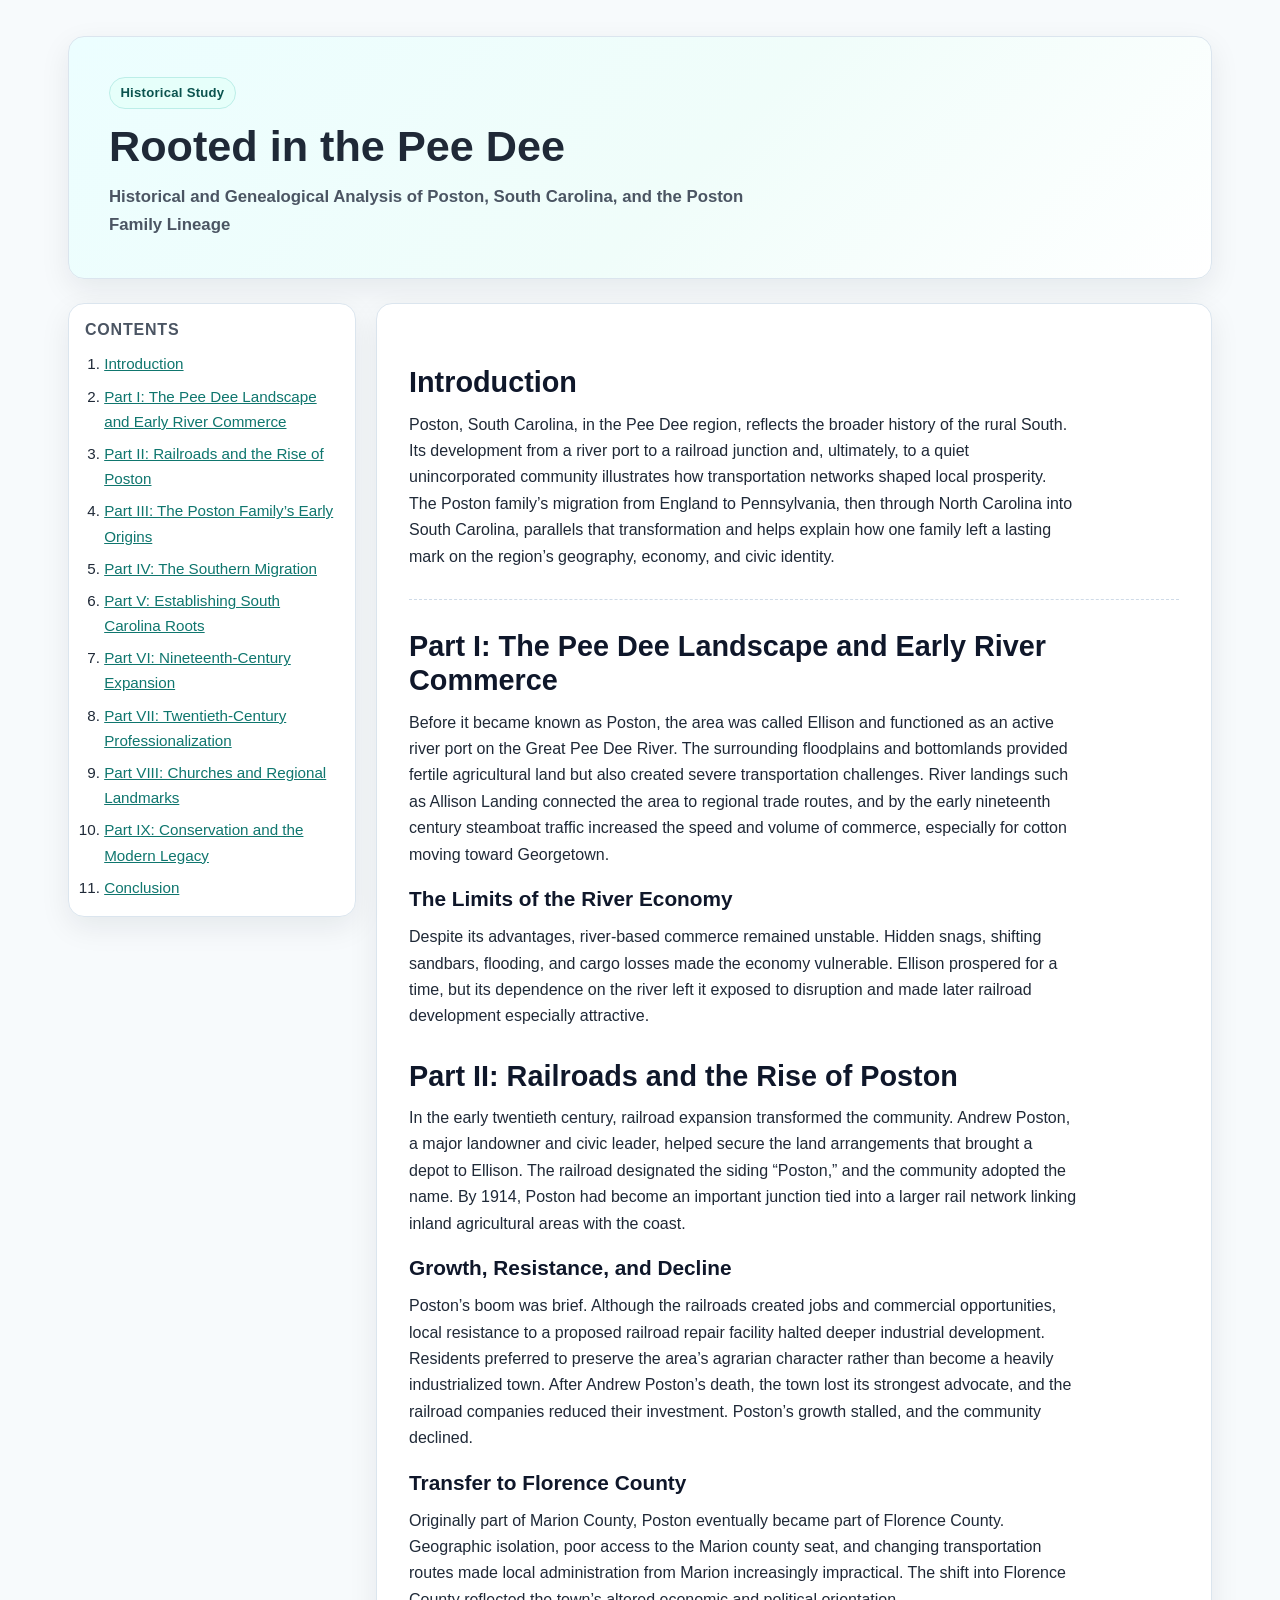
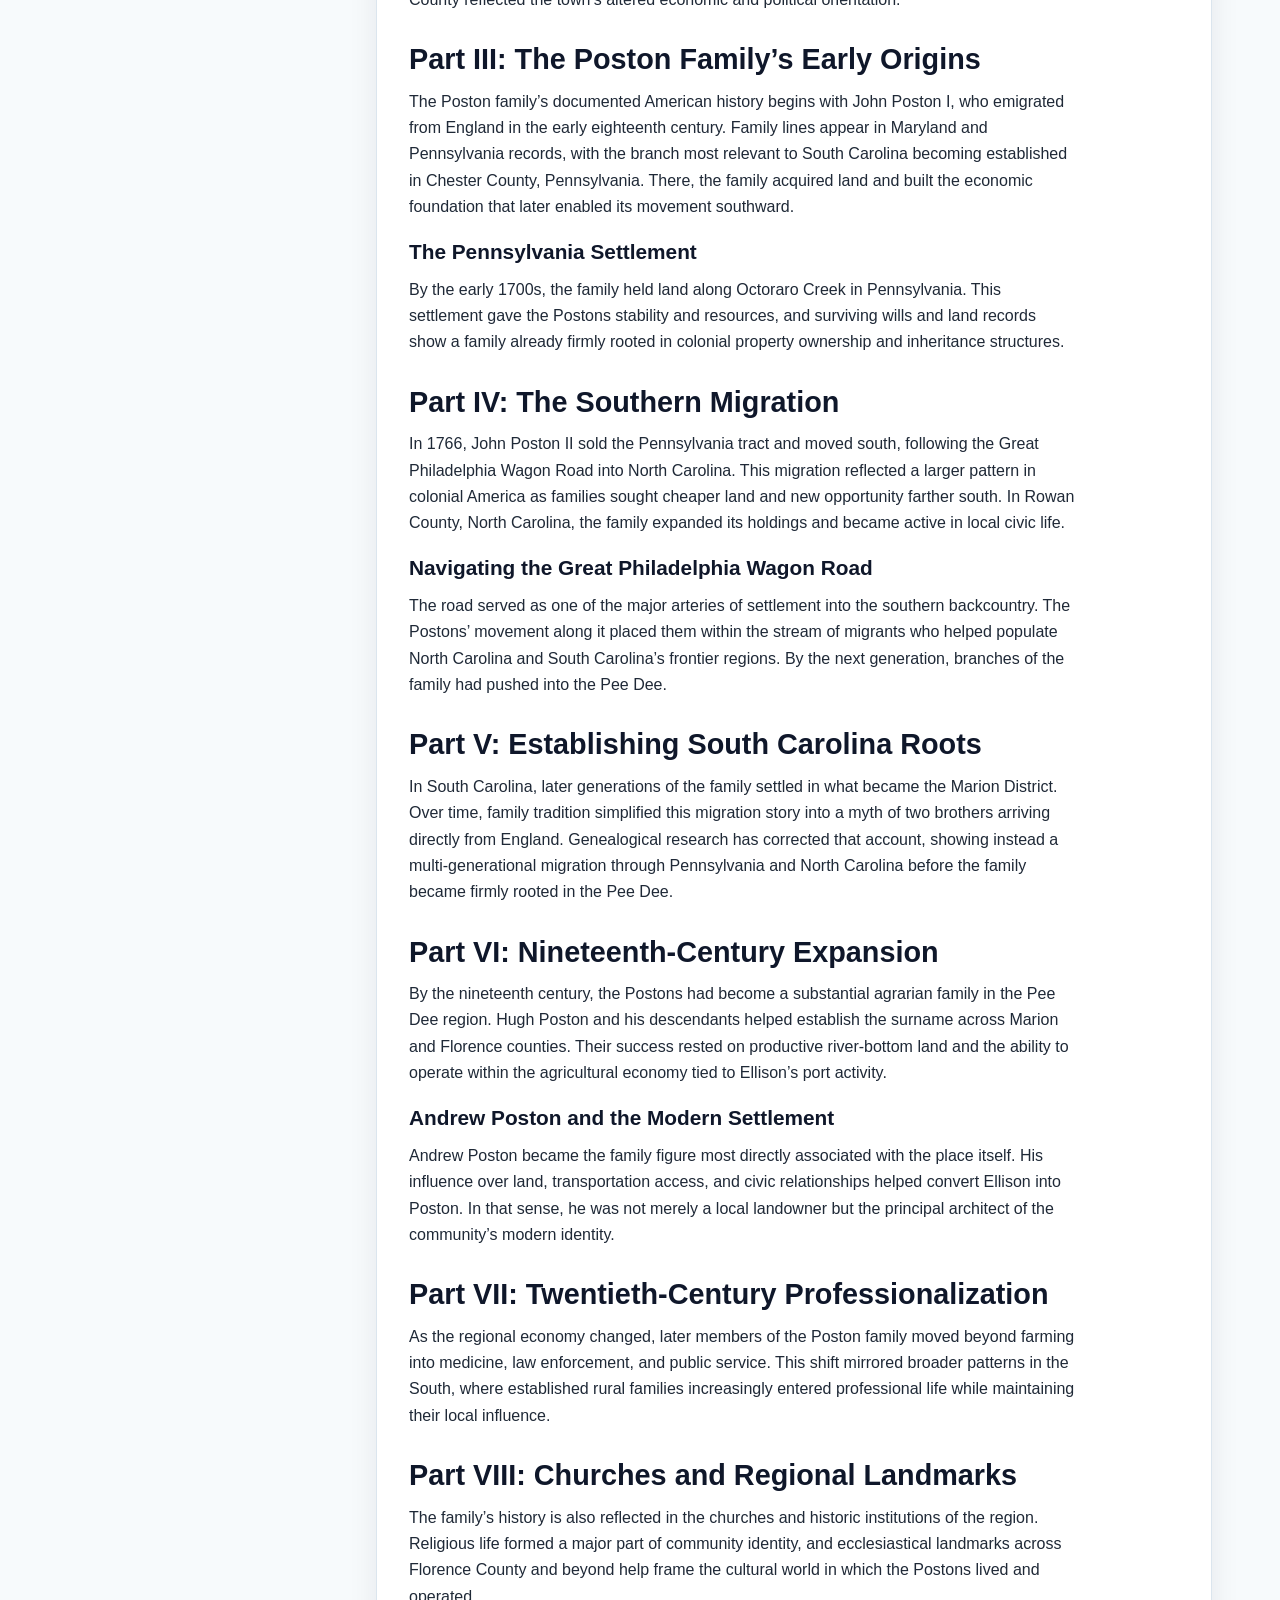
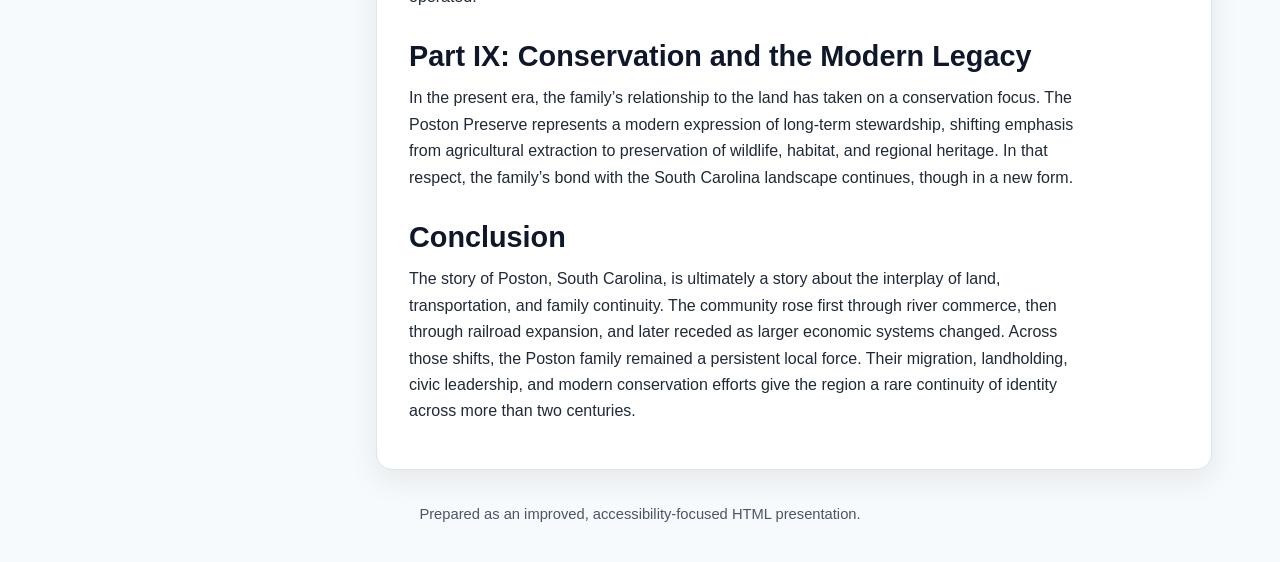
<file: rooted-in-the-pee-dee.html>
<!DOCTYPE html>
<html lang="en">
<head>
  <meta charset="UTF-8" />
  <meta name="viewport" content="width=device-width, initial-scale=1.0" />
  <title>Rooted in the Pee Dee | Historical & Genealogical Study</title>
  <meta
    name="description"
    content="An improved, readable, and accessible HTML edition of Rooted in the Pee Dee: a historical and genealogical analysis of Poston, South Carolina, and the Poston family lineage."
  />
  <style>
    :root {
      --bg: #f7fafc;
      --surface: #ffffff;
      --ink: #1f2937;
      --muted: #4b5563;
      --accent: #0f766e;
      --accent-soft: #e6fffa;
      --border: #dbe5ee;
      --shadow: 0 10px 30px rgba(17, 24, 39, 0.08);
    }

    * {
      box-sizing: border-box;
    }

    html,
    body {
      margin: 0;
      padding: 0;
      background: var(--bg);
      color: var(--ink);
      font-family: "Inter", "Segoe UI", Roboto, Helvetica, Arial, sans-serif;
      line-height: 1.65;
      scroll-behavior: smooth;
    }

    a {
      color: var(--accent);
    }

    .skip-link {
      position: absolute;
      left: -999px;
      top: 0;
      background: #111827;
      color: #fff;
      padding: 0.75rem 1rem;
      border-radius: 0 0 0.5rem 0.5rem;
      z-index: 999;
    }

    .skip-link:focus {
      left: 1rem;
    }

    .wrap {
      width: min(100%, 74rem);
      margin: 0 auto;
      padding: 1.25rem;
    }

    .hero {
      background: linear-gradient(135deg, #ecfeff 0%, #f0fdfa 55%, #ffffff 100%);
      border: 1px solid var(--border);
      border-radius: 1rem;
      box-shadow: var(--shadow);
      padding: clamp(1.25rem, 2vw + 1rem, 2.5rem);
      margin: 1rem auto 1.5rem;
    }

    .eyebrow {
      display: inline-block;
      background: var(--accent-soft);
      color: #0b534f;
      border: 1px solid #bceee8;
      padding: 0.25rem 0.65rem;
      border-radius: 999px;
      font-size: 0.82rem;
      letter-spacing: 0.02em;
      font-weight: 700;
      margin-bottom: 0.75rem;
    }

    h1,
    h2,
    h3 {
      line-height: 1.2;
      margin: 0 0 0.75rem;
    }

    h1 {
      font-size: clamp(1.8rem, 2.5vw + 1rem, 2.7rem);
      margin-bottom: 0.65rem;
    }

    h2 {
      margin-top: 1.8rem;
      font-size: clamp(1.3rem, 1.5vw + 1rem, 1.8rem);
      color: #0f172a;
    }

    h3 {
      margin-top: 1.2rem;
      font-size: clamp(1.1rem, 1vw + 1rem, 1.3rem);
      color: #0f172a;
    }

    .subtitle {
      color: var(--muted);
      max-width: 70ch;
      margin: 0;
      font-size: 1.05rem;
    }

    .layout {
      display: grid;
      grid-template-columns: 18rem minmax(0, 1fr);
      gap: 1.25rem;
      align-items: start;
    }

    .toc,
    .content {
      background: var(--surface);
      border: 1px solid var(--border);
      border-radius: 1rem;
      box-shadow: var(--shadow);
    }

    .toc {
      position: sticky;
      top: 1rem;
      padding: 1rem;
    }

    .toc h2 {
      margin-top: 0;
      font-size: 1rem;
      text-transform: uppercase;
      letter-spacing: 0.05em;
      color: var(--muted);
    }

    .toc ol {
      margin: 0.5rem 0 0;
      padding: 0 0 0 1.2rem;
      display: grid;
      gap: 0.45rem;
      font-size: 0.95rem;
    }

    .content {
      padding: clamp(1.15rem, 2vw + 0.75rem, 2rem);
    }

    .content p {
      margin: 0.75rem 0;
      max-width: 75ch;
    }

    .section-divider {
      margin: 1.8rem 0 1rem;
      border: 0;
      border-top: 1px dashed #cfdbe8;
    }

    footer {
      text-align: center;
      margin: 2rem auto 1rem;
      color: var(--muted);
      font-size: 0.92rem;
    }

    @media (max-width: 940px) {
      .layout {
        grid-template-columns: 1fr;
      }

      .toc {
        position: static;
      }
    }

    @media (prefers-reduced-motion: reduce) {
      html {
        scroll-behavior: auto;
      }
    }
  </style>
</head>
<body>
  <a class="skip-link" href="#main-content">Skip to main content</a>

  <div class="wrap">
    <header class="hero" role="banner">
      <span class="eyebrow">Historical Study</span>
      <h1>Rooted in the Pee Dee</h1>
      <p class="subtitle">
        <strong>Historical and Genealogical Analysis of Poston, South Carolina, and the Poston Family Lineage</strong>
      </p>
    </header>

    <div class="layout">
      <nav class="toc" aria-label="Table of contents">
        <h2>Contents</h2>
        <ol>
          <li><a href="#introduction">Introduction</a></li>
          <li><a href="#part-1">Part I: The Pee Dee Landscape and Early River Commerce</a></li>
          <li><a href="#part-2">Part II: Railroads and the Rise of Poston</a></li>
          <li><a href="#part-3">Part III: The Poston Family’s Early Origins</a></li>
          <li><a href="#part-4">Part IV: The Southern Migration</a></li>
          <li><a href="#part-5">Part V: Establishing South Carolina Roots</a></li>
          <li><a href="#part-6">Part VI: Nineteenth-Century Expansion</a></li>
          <li><a href="#part-7">Part VII: Twentieth-Century Professionalization</a></li>
          <li><a href="#part-8">Part VIII: Churches and Regional Landmarks</a></li>
          <li><a href="#part-9">Part IX: Conservation and the Modern Legacy</a></li>
          <li><a href="#conclusion">Conclusion</a></li>
        </ol>
      </nav>

      <main id="main-content" class="content">
        <section id="introduction" aria-labelledby="introduction-title">
          <h2 id="introduction-title">Introduction</h2>
          <p>Poston, South Carolina, in the Pee Dee region, reflects the broader history of the rural South. Its development from a river port to a railroad junction and, ultimately, to a quiet unincorporated community illustrates how transportation networks shaped local prosperity. The Poston family’s migration from England to Pennsylvania, then through North Carolina into South Carolina, parallels that transformation and helps explain how one family left a lasting mark on the region’s geography, economy, and civic identity.</p>
        </section>

        <hr class="section-divider" />

        <section id="part-1" aria-labelledby="part-1-title">
          <h2 id="part-1-title">Part I: The Pee Dee Landscape and Early River Commerce</h2>
          <p>Before it became known as Poston, the area was called Ellison and functioned as an active river port on the Great Pee Dee River. The surrounding floodplains and bottomlands provided fertile agricultural land but also created severe transportation challenges. River landings such as Allison Landing connected the area to regional trade routes, and by the early nineteenth century steamboat traffic increased the speed and volume of commerce, especially for cotton moving toward Georgetown.</p>

          <h3>The Limits of the River Economy</h3>
          <p>Despite its advantages, river-based commerce remained unstable. Hidden snags, shifting sandbars, flooding, and cargo losses made the economy vulnerable. Ellison prospered for a time, but its dependence on the river left it exposed to disruption and made later railroad development especially attractive.</p>
        </section>

        <section id="part-2" aria-labelledby="part-2-title">
          <h2 id="part-2-title">Part II: Railroads and the Rise of Poston</h2>
          <p>In the early twentieth century, railroad expansion transformed the community. Andrew Poston, a major landowner and civic leader, helped secure the land arrangements that brought a depot to Ellison. The railroad designated the siding “Poston,” and the community adopted the name. By 1914, Poston had become an important junction tied into a larger rail network linking inland agricultural areas with the coast.</p>

          <h3>Growth, Resistance, and Decline</h3>
          <p>Poston’s boom was brief. Although the railroads created jobs and commercial opportunities, local resistance to a proposed railroad repair facility halted deeper industrial development. Residents preferred to preserve the area’s agrarian character rather than become a heavily industrialized town. After Andrew Poston’s death, the town lost its strongest advocate, and the railroad companies reduced their investment. Poston’s growth stalled, and the community declined.</p>

          <h3>Transfer to Florence County</h3>
          <p>Originally part of Marion County, Poston eventually became part of Florence County. Geographic isolation, poor access to the Marion county seat, and changing transportation routes made local administration from Marion increasingly impractical. The shift into Florence County reflected the town’s altered economic and political orientation.</p>
        </section>

        <section id="part-3" aria-labelledby="part-3-title">
          <h2 id="part-3-title">Part III: The Poston Family’s Early Origins</h2>
          <p>The Poston family’s documented American history begins with John Poston I, who emigrated from England in the early eighteenth century. Family lines appear in Maryland and Pennsylvania records, with the branch most relevant to South Carolina becoming established in Chester County, Pennsylvania. There, the family acquired land and built the economic foundation that later enabled its movement southward.</p>

          <h3>The Pennsylvania Settlement</h3>
          <p>By the early 1700s, the family held land along Octoraro Creek in Pennsylvania. This settlement gave the Postons stability and resources, and surviving wills and land records show a family already firmly rooted in colonial property ownership and inheritance structures.</p>
        </section>

        <section id="part-4" aria-labelledby="part-4-title">
          <h2 id="part-4-title">Part IV: The Southern Migration</h2>
          <p>In 1766, John Poston II sold the Pennsylvania tract and moved south, following the Great Philadelphia Wagon Road into North Carolina. This migration reflected a larger pattern in colonial America as families sought cheaper land and new opportunity farther south. In Rowan County, North Carolina, the family expanded its holdings and became active in local civic life.</p>

          <h3>Navigating the Great Philadelphia Wagon Road</h3>
          <p>The road served as one of the major arteries of settlement into the southern backcountry. The Postons’ movement along it placed them within the stream of migrants who helped populate North Carolina and South Carolina’s frontier regions. By the next generation, branches of the family had pushed into the Pee Dee.</p>
        </section>

        <section id="part-5" aria-labelledby="part-5-title">
          <h2 id="part-5-title">Part V: Establishing South Carolina Roots</h2>
          <p>In South Carolina, later generations of the family settled in what became the Marion District. Over time, family tradition simplified this migration story into a myth of two brothers arriving directly from England. Genealogical research has corrected that account, showing instead a multi-generational migration through Pennsylvania and North Carolina before the family became firmly rooted in the Pee Dee.</p>
        </section>

        <section id="part-6" aria-labelledby="part-6-title">
          <h2 id="part-6-title">Part VI: Nineteenth-Century Expansion</h2>
          <p>By the nineteenth century, the Postons had become a substantial agrarian family in the Pee Dee region. Hugh Poston and his descendants helped establish the surname across Marion and Florence counties. Their success rested on productive river-bottom land and the ability to operate within the agricultural economy tied to Ellison’s port activity.</p>

          <h3>Andrew Poston and the Modern Settlement</h3>
          <p>Andrew Poston became the family figure most directly associated with the place itself. His influence over land, transportation access, and civic relationships helped convert Ellison into Poston. In that sense, he was not merely a local landowner but the principal architect of the community’s modern identity.</p>
        </section>

        <section id="part-7" aria-labelledby="part-7-title">
          <h2 id="part-7-title">Part VII: Twentieth-Century Professionalization</h2>
          <p>As the regional economy changed, later members of the Poston family moved beyond farming into medicine, law enforcement, and public service. This shift mirrored broader patterns in the South, where established rural families increasingly entered professional life while maintaining their local influence.</p>
        </section>

        <section id="part-8" aria-labelledby="part-8-title">
          <h2 id="part-8-title">Part VIII: Churches and Regional Landmarks</h2>
          <p>The family’s history is also reflected in the churches and historic institutions of the region. Religious life formed a major part of community identity, and ecclesiastical landmarks across Florence County and beyond help frame the cultural world in which the Postons lived and operated.</p>
        </section>

        <section id="part-9" aria-labelledby="part-9-title">
          <h2 id="part-9-title">Part IX: Conservation and the Modern Legacy</h2>
          <p>In the present era, the family’s relationship to the land has taken on a conservation focus. The Poston Preserve represents a modern expression of long-term stewardship, shifting emphasis from agricultural extraction to preservation of wildlife, habitat, and regional heritage. In that respect, the family’s bond with the South Carolina landscape continues, though in a new form.</p>
        </section>

        <section id="conclusion" aria-labelledby="conclusion-title">
          <h2 id="conclusion-title">Conclusion</h2>
          <p>The story of Poston, South Carolina, is ultimately a story about the interplay of land, transportation, and family continuity. The community rose first through river commerce, then through railroad expansion, and later receded as larger economic systems changed. Across those shifts, the Poston family remained a persistent local force. Their migration, landholding, civic leadership, and modern conservation efforts give the region a rare continuity of identity across more than two centuries.</p>
        </section>
      </main>
    </div>

    <footer>
      <p>Prepared as an improved, accessibility-focused HTML presentation.</p>
    </footer>
  </div>
</body>
</html>
</file>
